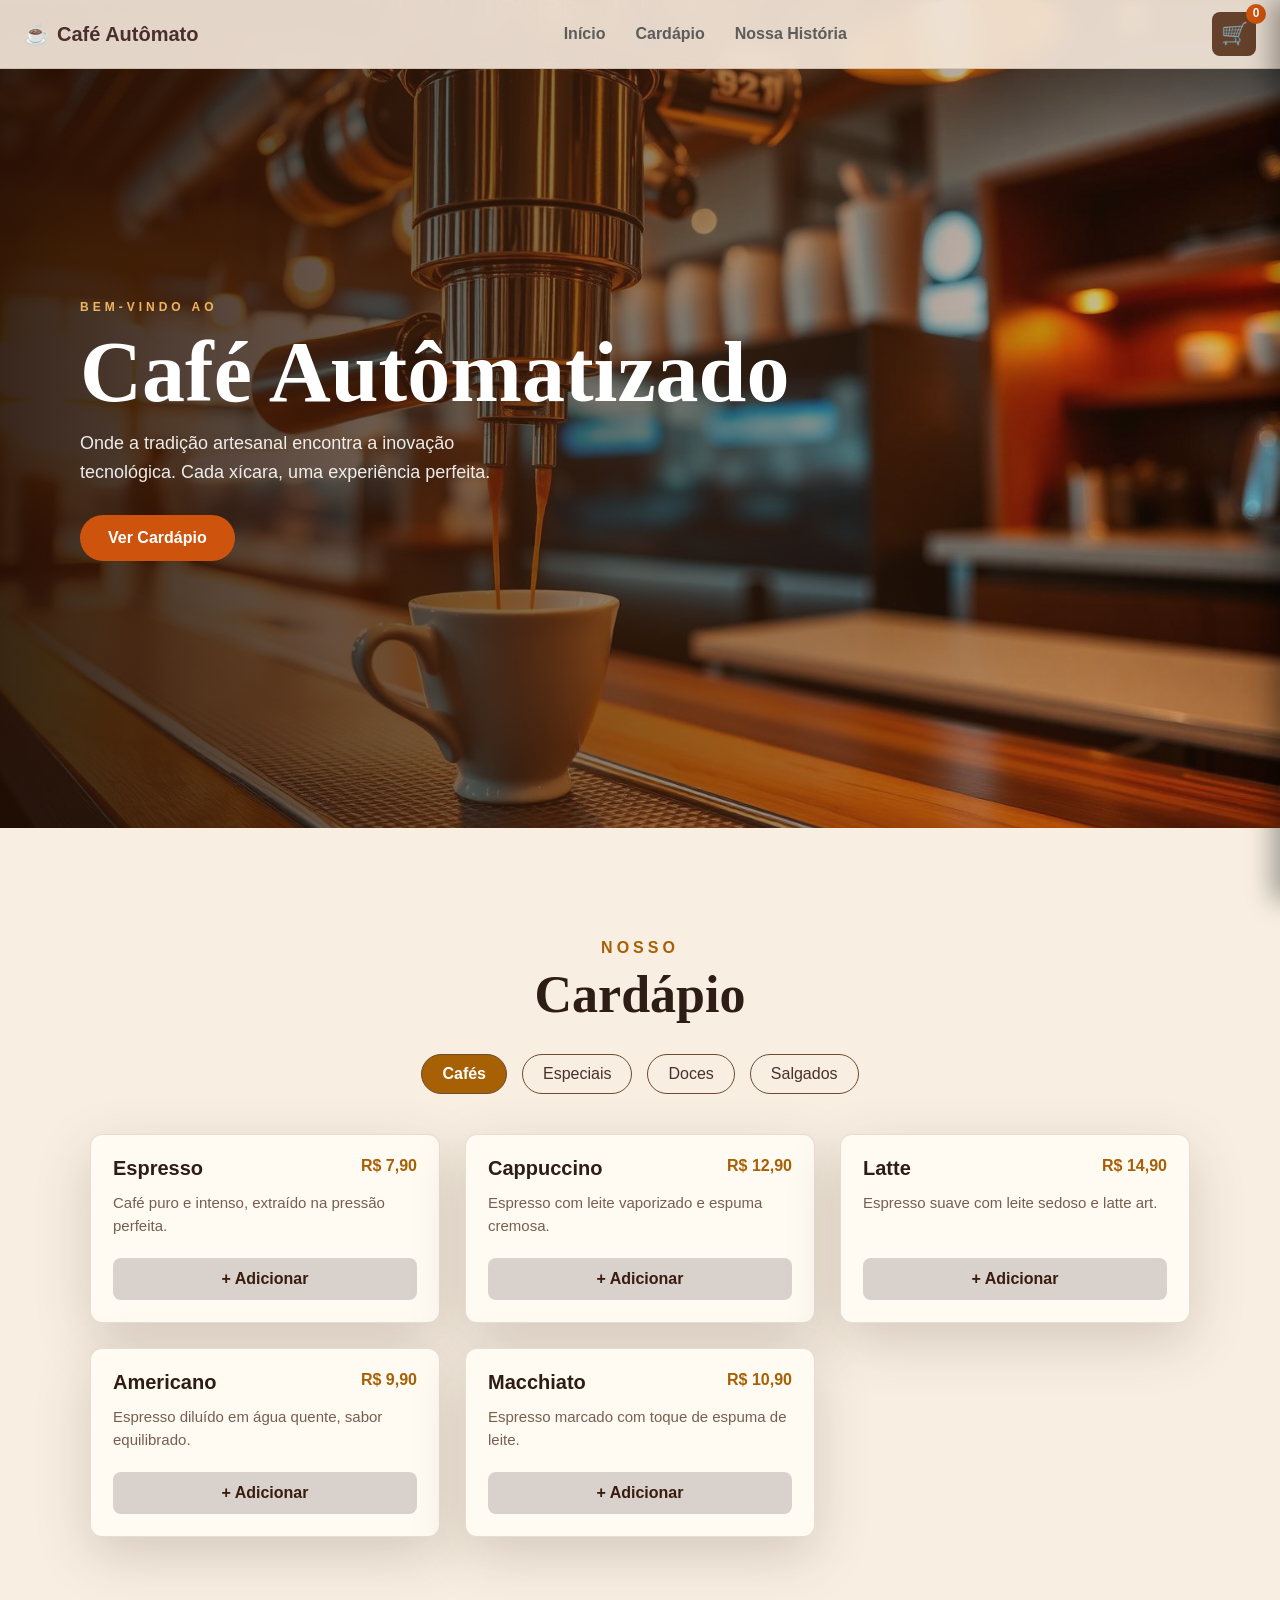
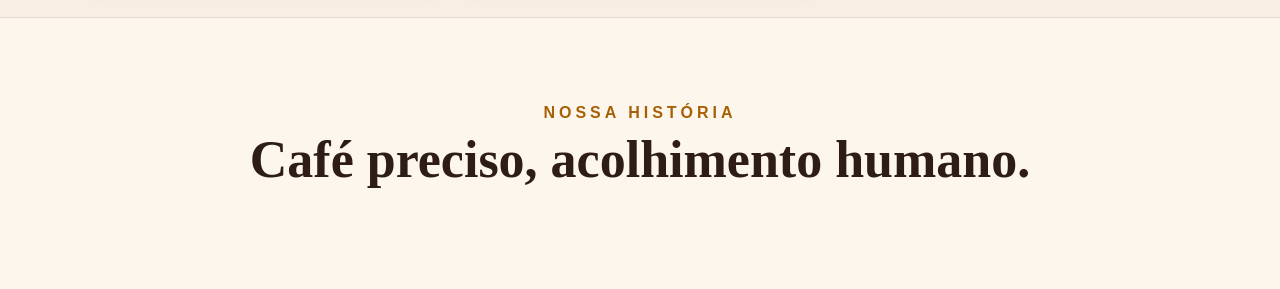
<file: index.html>
<!doctype html>
<html lang="pt-br">
  <head>
    <meta charset="UTF-8" />
    <meta name="viewport" content="width=device-width, initial-scale=1.0" />
    <title>Café Autômato | Cafeteria</title>
    <meta
      name="description"
      content="Cardápio digital em HTML, CSS e JavaScript com carrinho e finalização de pedido."
    />
    <link rel="stylesheet" href="style.css" />
    <script src="app.js" defer></script>
  </head>
  <body>
    <nav class="navbar">
      <a class="logo" href="#home" aria-label="Ir para o início">
        <span class="logo-icone">☕</span>
        <span>Café Autômato</span>
      </a>

      <div class="links" aria-label="Navegação principal">
        <a href="#home">Início</a>
        <a href="#cardapio">Cardápio</a>
        <a href="#historia">Nossa História</a>
      </div>

      <button class="cart-icon" id="abrirCarrinho" type="button" aria-label="Abrir carrinho">
        🛒 <span id="contadorCarrinho">0</span>
      </button>
    </nav>

    <main>
      <section class="cafeAutomatizado" id="home">
        <div class="bemVindo reveal">
          <small>BEM-VINDO AO</small>
          <h1>Café Autômatizado</h1>
          <p>
            Onde a tradição artesanal encontra a inovação tecnológica. Cada xícara, uma experiência
            perfeita.
          </p>
          <a href="#cardapio" class="btn">Ver Cardápio</a>
        </div>
      </section>

      <section id="cardapio" class="cardapio">
        <p class="subtitulo reveal">NOSSO</p>
        <h2 class="reveal">Cardápio</h2>

        <div class="categorias reveal">
          <button class="categoria ativa" data-cat="cafes" type="button">Cafés</button>
          <button class="categoria" data-cat="especiais" type="button">Especiais</button>
          <button class="categoria" data-cat="doces" type="button">Doces</button>
          <button class="categoria" data-cat="salgados" type="button">Salgados</button>
        </div>

        <div class="grid-cardapio" id="gridCardapio"></div>
      </section>

      <section class="historia" id="historia">
        <p class="subtitulo reveal">NOSSA HISTÓRIA</p>
        <h2 class="reveal">Café preciso, acolhimento humano.</h2>
      </section>
    </main>

    <div id="overlayCarrinho" class="overlay-carrinho"></div>

    <aside id="carrinho" class="carrinho" aria-label="Carrinho de compras">
      <div class="carrinho-topo">
        <div>
          <p>SEU PEDIDO</p>
          <h3>Carrinho</h3>
        </div>
        <button
          id="fecharCarrinho"
          class="fechar-carrinho"
          type="button"
          aria-label="Fechar carrinho"
        >
          ✕
        </button>
      </div>

      <div class="etapas-pedido" aria-label="Etapas do pedido">
        <span class="etapa ativa" data-etapa="carrinho">1. Itens</span>
        <span class="etapa" data-etapa="dados">2. Dados</span>
        <span class="etapa" data-etapa="confirmado">3. OK</span>
      </div>

      <div id="telaCarrinho" class="tela-pedido ativa">
        <div id="itensCarrinho" class="itens-carrinho"></div>

        <div class="rodape-carrinho">
          <div class="total">
            <span>Total:</span>
            <span id="total">R$ 0,00</span>
          </div>

          <button id="finalizar" type="button">Finalizar Pedido</button>
        </div>
      </div>

      <form id="formPedido" class="tela-pedido form-pedido">
        <label>
          Nome para o pedido
          <input id="nomeCliente" type="text" placeholder="Seu nome" autocomplete="name" />
        </label>

        <label>
          Observações
          <textarea id="observacao" placeholder="Ex: sem açúcar, retirar no balcão..."></textarea>
        </label>

        <div class="rodape-carrinho">
          <div class="total">
            <span>Total:</span>
            <span id="totalFinalizacao">R$ 0,00</span>
          </div>
          <button type="submit">Confirmar Compra</button>
          <button id="voltarCarrinho" class="btn-secundario" type="button">
            Voltar ao Carrinho
          </button>
        </div>
      </form>

      <div id="pedidoConfirmado" class="tela-pedido pedido-confirmado">
        <div class="check">✓</div>
        <h3>Pedido realizado!</h3>
        <p id="mensagemConfirmacao"></p>
        <p id="observacaoConfirmada" class="observacao-confirmada"></p>
        <button id="novoPedido" type="button">Novo Pedido</button>
      </div>
    </aside>
  </body>
</html>
</file>
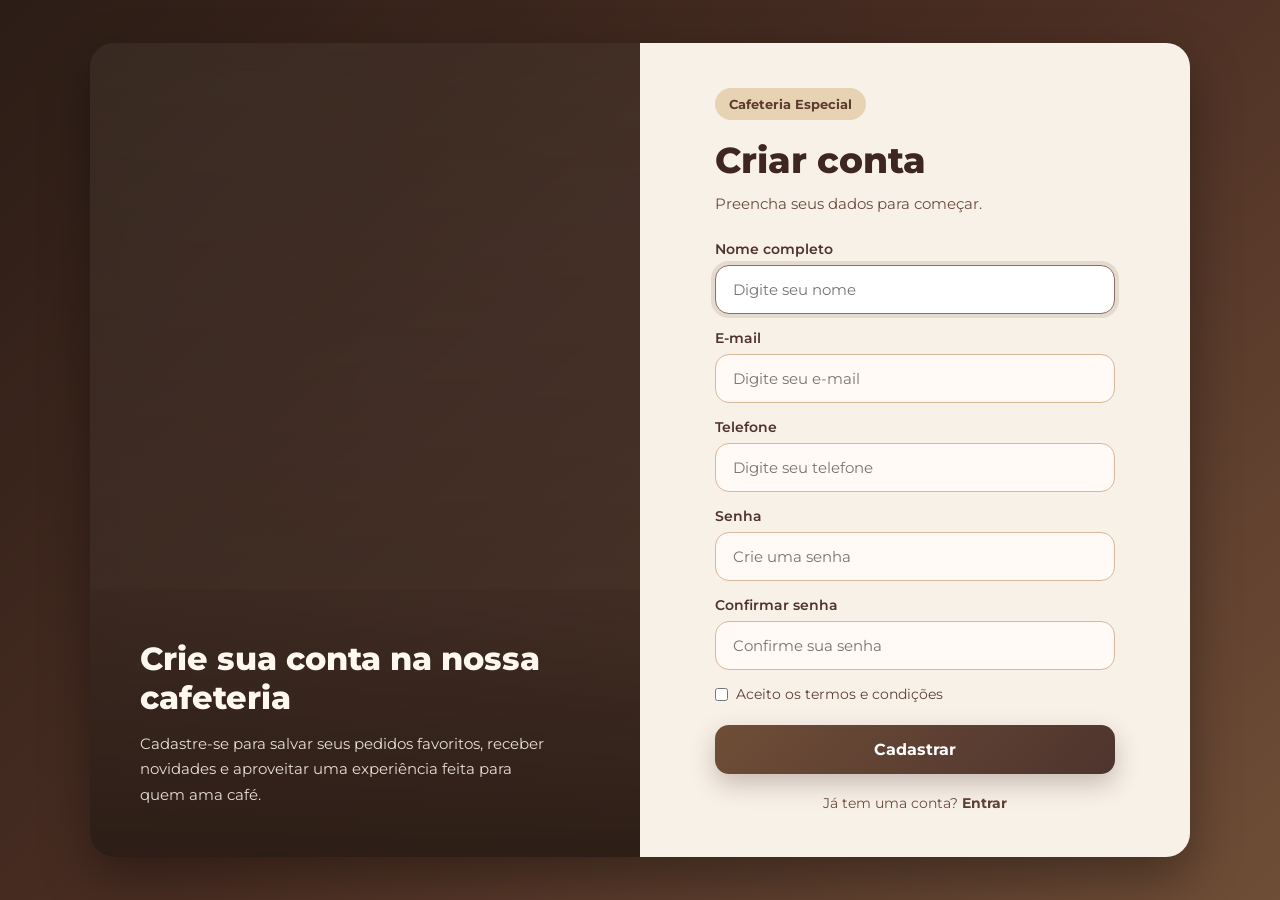
<file: cadastro.html>
<!DOCTYPE html>
<html lang="pt-BR">
<head>
  <meta charset="UTF-8">
  <meta name="viewport" content="width=device-width, initial-scale=1.0">
  <title>Cadastro | Cafeteria</title>
  <link rel="stylesheet" href="cadastro.css">
</head>
<body>
  <section class="register-page">
    <div class="register-container">

      <div class="register-left">
        <div class="overlay">
          <h2>Crie sua conta na nossa cafeteria</h2>
          <p>
            Cadastre-se para salvar seus pedidos favoritos, receber novidades
            e aproveitar uma experiência feita para quem ama café.
          </p>
        </div>
      </div>

      <div class="register-right">
        <div class="register-box">
          <span class="tag">Cafeteria Especial</span>
          <h1>Criar conta</h1>
          <p class="subtitle">Preencha seus dados para começar.</p>

          <form action="#" method="post">
            <div class="input-group">
              <label for="nome">Nome completo</label>
              <input type="text" id="nome" placeholder="Digite seu nome" required autofocus>
            </div>

            <div class="input-group">
              <label for="email">E-mail</label>
              <input type="email" id="email" placeholder="Digite seu e-mail" required>
            </div>

            <div class="input-group">
              <label for="telefone">Telefone</label>
              <input type="tel" id="telefone" placeholder="Digite seu telefone" required>
            </div>

            <div class="input-group">
              <label for="senha">Senha</label>
              <input type="password" id="senha" placeholder="Crie uma senha" required>
            </div>

            <div class="input-group">
              <label for="confirmar-senha">Confirmar senha</label>
              <input type="password" id="confirmar-senha" placeholder="Confirme sua senha" required>
            </div>

            <label class="terms">
              <input type="checkbox" required>
              Aceito os termos e condições
            </label>

            <button class="btn" type="submit">Cadastrar</button>
          </form>

          <p class="account">
            Já tem uma conta? <a href="index.html">Entrar</a>
          </p>
        </div>
      </div>

    </div>
  </section>
</body>
</html>
</file>
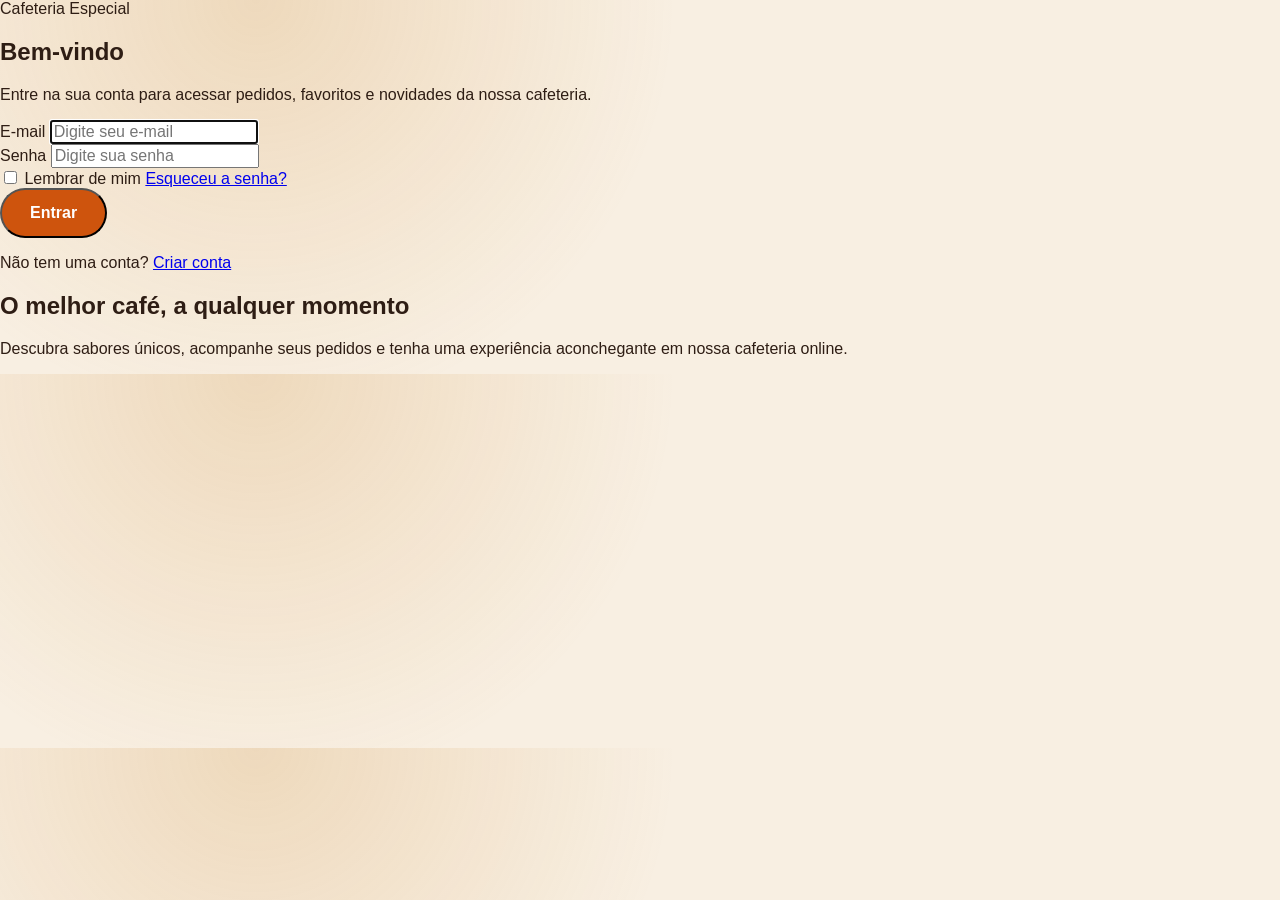
<file: indeex.html>
<!DOCTYPE html>
<html lang="pt-BR">
<head>
  <meta charset="UTF-8">
  <meta name="viewport" content="width=device-width, initial-scale=1.0">
  <title>Login | Cafeteria</title>
  <link rel="stylesheet" href="style.css">
</head>
<body>
  <section class="login-page">
    <div class="login-container">

      <div class="login-left">
        <div class="login-box">
          <span class="tag">Cafeteria Especial</span>
          <h1>Bem-vindo</h1>
          <p class="subtitle">
            Entre na sua conta para acessar pedidos, favoritos e novidades da nossa cafeteria.
          </p>

          <form action="#" method="post">
            <div class="input-group">
              <label for="email">E-mail</label>
              <input type="email" id="email" placeholder="Digite seu e-mail" required autofocus>
            </div>

            <div class="input-group">
              <label for="senha">Senha</label>
              <input type="password" id="senha" placeholder="Digite sua senha" required>
            </div>

            <div class="options">
              <label class="remember">
                <input type="checkbox">
                Lembrar de mim
              </label>
              <a href="#" class="forgot">Esqueceu a senha?</a>
            </div>

            <button class="btn" type="submit">Entrar</button>
          </form>

          <p class="account">
            Não tem uma conta? <a href="#">Criar conta</a>
          </p>
        </div>
      </div>

      <div class="login-right">
        <div class="overlay">
          <h2>O melhor café, a qualquer momento</h2>
          <p>
            Descubra sabores únicos, acompanhe seus pedidos e tenha uma experiência aconchegante
            em nossa cafeteria online.
          </p>
        </div>
      </div>

    </div>
  </section>
</body>
</html>
</file>
<file: style.css>
:root {
  --primaria: #ce540d;
  --secundaria: #ffffff;
  --dourado: #a86005;
  --dourado-hover: #c88225;
  --fundo: #f8efe2;
  --fundo-card: #fffaf2;
  --borda-suave: rgba(255, 255, 255, 0.18);
  --borda-media: #6d4a31;
  --cafe: #3a1c0e;
  --cafe-claro: #65402a;
  --texto: #2e1d14;
  --muted: #765f50;
  --sucesso: #2fa84f;
  --sombra: 0 18px 55px rgba(58, 28, 14, 0.18);
}

* {
  box-sizing: border-box;
}

html {
  scroll-behavior: smooth;
  overflow-x: hidden;
}

body {
  margin: 0;
  min-width: 320px;
  overflow-x: hidden;
  font-family: Arial, sans-serif;
  background:
    radial-gradient(circle at 20% 0%, rgba(200, 130, 37, 0.2), transparent 420px), var(--fundo);
  color: var(--texto);
}

body.carrinho-aberto {
  overflow: hidden;
}

button,
a,
input,
textarea {
  font: inherit;
}

button,
a {
  -webkit-tap-highlight-color: transparent;
}

.navbar {
  position: fixed;
  top: 0;
  left: 0;
  z-index: 1000;
  display: flex;
  align-items: center;
  justify-content: space-between;
  width: 100%;
  min-height: 68px;
  padding: 12px 24px;
  border-bottom: 1px solid rgba(109, 74, 49, 0.18);
  background-color: rgba(244, 231, 218, 0.92);
  backdrop-filter: blur(12px);
}

.logo {
  display: flex;
  align-items: center;
  gap: 8px;
  color: #4b2e2e;
  font-size: 20px;
  font-weight: bold;
  text-decoration: none;
  white-space: nowrap;
}

.logo-icone {
  color: var(--primaria);
}

.links {
  display: flex;
  flex-grow: 1;
  justify-content: center;
  gap: 30px;
  min-width: 0;
}

.links a {
  color: #5c5c5c;
  font-size: 16px;
  font-weight: 700;
  text-decoration: none;
  transition: color 0.25s ease;
}

.links a:hover {
  color: #000;
}

.cart-icon {
  position: relative;
  display: flex;
  align-items: center;
  justify-content: center;
  width: 44px;
  flex: 0 0 44px;
  height: 44px;
  border: none;
  border-radius: 8px;
  background: var(--cafe-claro);
  color: white;
  font-size: 22px;
  cursor: pointer;
  transition:
    transform 0.3s,
    background 0.3s;
}

.cart-icon:hover {
  background: #8b4f3b;
  transform: scale(1.05);
}

.cart-icon span {
  position: absolute;
  top: -8px;
  right: -10px;
  min-width: 20px;
  min-height: 20px;
  padding: 2px 6px;
  border-radius: 999px;
  background: var(--primaria);
  color: #fff;
  font-size: 12px;
  font-weight: bold;
}

.cafeAutomatizado {
  position: relative;
  display: flex;
  align-items: center;
  min-height: 92svh;
  padding: 110px 24px 80px;
  overflow: hidden;
  background-image:
    linear-gradient(90deg, rgba(35, 15, 5, 0.9), rgba(67, 34, 13, 0.58), rgba(67, 34, 13, 0.18)),
    url("cafe-automato-hero.jpg");
  background-position: center;
  background-size: cover;
  color: white;
}

.bemVindo {
  width: min(1120px, 100%);
  margin: 0 auto;
  text-wrap: balance;
}

.bemVindo small {
  color: #f1b55d;
  font-size: 12px;
  font-weight: bold;
  letter-spacing: 4px;
}

.bemVindo h1 {
  max-width: 720px;
  margin: 14px 0;
  font-family: Georgia, "Times New Roman", serif;
  font-size: clamp(42px, 7vw, 86px);
  line-height: 1;
  overflow-wrap: anywhere;
}

.bemVindo p {
  max-width: 620px;
  margin: 0 0 28px;
  color: rgba(255, 255, 255, 0.9);
  font-size: 18px;
  line-height: 1.6;
}

.btn {
  display: inline-block;
  padding: 14px 28px;
  border-radius: 30px;
  background: var(--primaria);
  color: white;
  font-weight: 700;
  text-decoration: none;
  transition:
    transform 0.3s,
    background 0.3s;
}

.btn:hover {
  background: var(--dourado-hover);
  transform: translateY(-3px);
}

.cardapio {
  padding: 95px 20px 80px;
  text-align: center;
}

.subtitulo {
  margin-bottom: 8px;
  color: var(--dourado);
  font-size: clamp(12px, 2vw, 16px);
  font-weight: bold;
  letter-spacing: 4px;
}

.cardapio h2,
.historia h2 {
  margin: 0 0 30px;
  font-family: Georgia, "Times New Roman", serif;
  font-size: clamp(32px, 5vw, 52px);
}

.categorias {
  display: flex;
  flex-wrap: wrap;
  justify-content: center;
  gap: 15px;
  margin-bottom: 40px;
}

.categoria {
  padding: 10px 20px;
  border: 1px solid var(--borda-media);
  border-radius: 20px;
  background: transparent;
  color: #4b2e2e;
  cursor: pointer;
  transition:
    transform 0.3s,
    background 0.3s,
    color 0.3s;
}

.categoria:hover {
  transform: translateY(-5px);
  background-color: rgba(65, 39, 39, 0.88);
  color: #ffffff;
}

.categoria.ativa {
  background-color: var(--dourado);
  color: #ffffff;
  font-weight: bold;
}

.grid-cardapio {
  display: grid;
  grid-template-columns: repeat(auto-fit, minmax(min(280px, 100%), 1fr));
  gap: 25px;
  max-width: 1100px;
  margin: 0 auto;
}

.card-item {
  padding: 22px;
  border: 1px solid rgba(109, 74, 49, 0.16);
  border-radius: 12px;
  background: var(--fundo-card);
  box-shadow: var(--sombra);
  text-align: left;
  transition:
    transform 0.3s,
    box-shadow 0.3s;
}

.card-item:hover {
  transform: translateY(-5px);
  box-shadow: 0 22px 45px rgba(82, 38, 3, 0.25);
}

.card-item .topo {
  display: flex;
  align-items: flex-start;
  justify-content: space-between;
  gap: 16px;
}

.card-item h3 {
  margin: 0;
  font-size: 20px;
}

.card-item .preco {
  color: var(--dourado);
  font-weight: bold;
  white-space: nowrap;
}

.card-item p {
  min-height: 46px;
  margin: 12px 0 20px;
  color: var(--muted);
  font-size: 15px;
  line-height: 1.5;
}

.card-item button,
.form-pedido button,
#finalizar,
#novoPedido {
  border: none;
  border-radius: 8px;
  font-weight: bold;
  cursor: pointer;
  transition:
    transform 0.3s,
    background 0.3s,
    color 0.3s;
}

.card-item button {
  width: 100%;
  padding: 12px;
  background-color: rgba(148, 136, 136, 0.36);
  color: var(--cafe);
}

.card-item button:hover {
  background-color: var(--dourado);
  color: #ffffff;
}

.historia {
  padding: 70px 20px;
  border-top: 1px solid rgba(109, 74, 49, 0.16);
  background: rgba(255, 250, 242, 0.7);
  text-align: center;
}

.overlay-carrinho {
  position: fixed;
  inset: 0;
  z-index: 1200;
  background: rgba(0, 0, 0, 0.48);
  opacity: 0;
  pointer-events: none;
  transition: opacity 0.3s ease;
}

.overlay-carrinho.ativo {
  opacity: 1;
  pointer-events: all;
}

.carrinho {
  position: fixed;
  top: 0;
  right: 0;
  z-index: 1201;
  display: flex;
  flex-direction: column;
  width: 390px;
  max-width: min(92vw, 390px);
  height: 100dvh;
  padding: 24px 20px;
  background: var(--cafe);
  color: var(--secundaria);
  box-shadow: -8px 0 24px rgba(0, 0, 0, 0.35);
  transform: translateX(100%);
  transition: transform 0.3s ease;
  will-change: transform;
}

.carrinho.ativo {
  transform: translateX(0);
}

.carrinho-topo {
  display: flex;
  align-items: flex-start;
  justify-content: space-between;
  margin-bottom: 20px;
}

.carrinho-topo p {
  margin: 0 0 8px;
  color: #f1b55d;
  font-size: 12px;
  font-weight: bold;
  letter-spacing: 4px;
}

.carrinho-topo h3 {
  margin: 0;
  font-size: 26px;
}

.fechar-carrinho,
.btn-remover,
.btn-quantidade {
  border: none;
  background: transparent;
  color: var(--secundaria);
  cursor: pointer;
  transition:
    color 0.25s ease,
    background 0.25s ease;
}

.fechar-carrinho {
  padding: 7px;
  font-size: 24px;
}

.fechar-carrinho:hover,
.btn-remover:hover,
.btn-quantidade:hover {
  color: #f1b55d;
}

.etapas-pedido {
  display: grid;
  grid-template-columns: repeat(3, 1fr);
  gap: 9px;
  margin-bottom: 18px;
}

.etapa {
  padding: 9px 6px;
  border-radius: 999px;
  background: rgba(255, 255, 255, 0.1);
  color: rgba(255, 255, 255, 0.72);
  font-size: 12px;
  font-weight: bold;
  text-align: center;
}

.etapa.ativa {
  background: var(--dourado);
  color: #ffffff;
}

.tela-pedido {
  display: none;
  min-height: 0;
  flex: 1;
}

.tela-pedido.ativa {
  display: flex;
  flex-direction: column;
  animation: order-pop 0.35s ease both;
}

.itens-carrinho {
  flex: 1;
  overflow-y: auto;
  padding-right: 4px;
  scroll-behavior: smooth;
}

.itens-carrinho::-webkit-scrollbar {
  width: 6px;
}

.itens-carrinho::-webkit-scrollbar-thumb {
  border-radius: 4px;
  background: var(--dourado);
}

.item-carrinho {
  margin-bottom: 12px;
  padding: 14px;
  border: 1px solid var(--borda-suave);
  border-radius: 12px;
  background: rgba(255, 255, 255, 0.08);
}

.item-topo,
.item-acoes {
  display: flex;
  align-items: center;
  justify-content: space-between;
  gap: 12px;
}

.item-nome {
  display: block;
  font-weight: bold;
}

.item-preco {
  display: block;
  margin-top: 4px;
  color: #f1b55d;
  font-size: 14px;
}

.btn-remover {
  width: 34px;
  height: 34px;
  border-radius: 8px;
}

.item-acoes {
  margin-top: 12px;
}

.controle-quantidade {
  display: flex;
  align-items: center;
  overflow: hidden;
  border: 1px solid var(--borda-suave);
  border-radius: 8px;
}

.btn-quantidade {
  width: 34px;
  height: 34px;
}

.quantidade {
  min-width: 38px;
  text-align: center;
  font-weight: bold;
}

.subtotal {
  font-weight: bold;
}

.carrinho-vazio {
  margin: 0;
  padding: 16px;
  border: 1px solid var(--borda-suave);
  border-radius: 12px;
  background: rgba(255, 255, 255, 0.08);
  color: rgba(255, 255, 255, 0.72);
  font-size: 15px;
}

.rodape-carrinho {
  margin-top: auto;
  padding-top: 16px;
  border-top: 1px solid var(--borda-suave);
}

.total {
  display: flex;
  justify-content: space-between;
  margin-bottom: 14px;
  font-size: 18px;
  font-weight: bold;
}

#finalizar,
.form-pedido button,
#novoPedido {
  width: 100%;
  padding: 13px;
  background: var(--dourado);
  color: #ffffff;
}

#finalizar:hover,
.form-pedido button:hover,
#novoPedido:hover {
  background: var(--dourado-hover);
  transform: translateY(-2px);
}

#finalizar:disabled,
.form-pedido button:disabled {
  cursor: not-allowed;
  opacity: 0.55;
  transform: none;
}

.form-pedido {
  gap: 16px;
}

.form-pedido label {
  display: grid;
  gap: 8px;
  font-size: 14px;
  font-weight: bold;
}

.form-pedido input,
.form-pedido textarea {
  width: 100%;
  border: 1px solid var(--borda-suave);
  border-radius: 8px;
  outline: none;
  background: rgba(255, 255, 255, 0.1);
  color: #ffffff;
  padding: 12px;
}

.form-pedido textarea {
  min-height: clamp(82px, 18dvh, 110px);
  resize: none;
}

.form-pedido input::placeholder,
.form-pedido textarea::placeholder {
  color: rgba(255, 255, 255, 0.46);
}

.form-pedido input:focus,
.form-pedido textarea:focus {
  border-color: #f1b55d;
}

.form-pedido .btn-secundario {
  margin-top: 10px;
  border: 1px solid var(--borda-suave);
  background: rgba(255, 255, 255, 0.08);
}

.pedido-confirmado {
  justify-content: center;
  text-align: center;
}

.check {
  display: grid;
  place-items: center;
  width: 62px;
  height: 62px;
  margin: 0 auto 20px;
  border: 6px solid var(--sucesso);
  border-radius: 50%;
  color: var(--sucesso);
  font-size: 34px;
  font-weight: bold;
}

.pedido-confirmado h3 {
  margin: 0 0 14px;
  font-size: 26px;
}

.pedido-confirmado p {
  color: rgba(255, 255, 255, 0.75);
  line-height: 1.55;
}

.observacao-confirmada {
  display: none;
  padding: 12px;
  border-radius: 10px;
  background: rgba(255, 255, 255, 0.08);
  font-size: 14px;
}

.observacao-confirmada.ativa {
  display: block;
}

.reveal {
  opacity: 0;
  transform: translateY(18px);
  transition:
    opacity 0.65s ease,
    transform 0.65s ease;
}

.reveal.is-visible {
  opacity: 1;
  transform: translateY(0);
}

@keyframes order-pop {
  from {
    opacity: 0;
    transform: translateY(10px) scale(0.98);
  }
  to {
    opacity: 1;
    transform: translateY(0) scale(1);
  }
}

@media (max-width: 900px) {
  .navbar {
    min-height: 62px;
    padding: 9px 14px;
  }

  .logo {
    font-size: 18px;
  }

  .links {
    gap: 18px;
  }

  .links a {
    font-size: 14px;
  }

  .cafeAutomatizado {
    min-height: 86svh;
    padding: 96px 20px 64px;
  }

  .cardapio {
    padding: 76px 18px 62px;
  }

  .historia {
    padding: 54px 18px;
  }
}

@media (max-width: 640px) {
  .navbar {
    gap: 10px;
  }

  .links {
    display: none;
  }

  .cart-icon {
    width: 42px;
    height: 42px;
    flex-basis: 42px;
    font-size: 20px;
  }

  .cafeAutomatizado {
    align-items: flex-end;
    min-height: 82svh;
    padding: 92px 16px 54px;
    background-image:
      linear-gradient(180deg, rgba(35, 15, 5, 0.2), rgba(35, 15, 5, 0.9)),
      url("cafe-automato-hero.jpg");
    background-position: 48% center;
  }

  .bemVindo small {
    letter-spacing: 3px;
  }

  .bemVindo h1 {
    font-size: clamp(38px, 12vw, 52px);
  }

  .bemVindo p {
    max-width: 100%;
    font-size: 16px;
    line-height: 1.5;
  }

  .btn {
    width: 100%;
    max-width: 260px;
    text-align: center;
  }

  .categorias {
    display: grid;
    grid-template-columns: repeat(2, minmax(0, 1fr));
    gap: 10px;
    margin-bottom: 28px;
  }

  .categoria {
    width: 100%;
    padding: 11px 10px;
  }

  .grid-cardapio {
    gap: 16px;
  }

  .card-item {
    padding: 18px;
  }

  .card-item p {
    min-height: 0;
  }

  .carrinho {
    width: 100vw;
    max-width: 100vw;
    padding: max(18px, env(safe-area-inset-top)) 16px max(16px, env(safe-area-inset-bottom));
  }

  .carrinho-topo {
    margin-bottom: 14px;
  }

  .carrinho-topo h3 {
    font-size: 24px;
  }

  .etapas-pedido {
    gap: 7px;
  }

  .etapa {
    padding: 8px 4px;
    font-size: 11px;
  }

  .item-carrinho {
    padding: 12px;
  }

  .pedido-confirmado h3 {
    font-size: 24px;
  }
}

@media (max-width: 380px) {
  .logo {
    font-size: 16px;
  }

  .logo-icone {
    display: none;
  }

  .bemVindo h1 {
    font-size: 36px;
  }

  .categorias {
    grid-template-columns: 1fr;
  }

  .item-acoes {
    align-items: flex-start;
    flex-direction: column;
  }

  .subtotal {
    align-self: flex-end;
  }
}

@media (prefers-reduced-motion: reduce) {
  *,
  *::before,
  *::after {
    scroll-behavior: auto !important;
    animation-duration: 0.01ms !important;
    animation-iteration-count: 1 !important;
    transition-duration: 0.01ms !important;
  }
}
</file>
<file: cadastro.css>
@import url('https://fonts.googleapis.com/css2?family=Montserrat:wght@400;500;600;700;800&display=swap');

* {
  margin: 0;
  padding: 0;
  box-sizing: border-box;
  font-family: 'Montserrat', sans-serif;
}

body {
  min-height: 100vh;
  background: linear-gradient(135deg, #2b1d16, #4b2e23, #6f4e37);
  display: flex;
  align-items: center;
  justify-content: center;
  padding: 24px;
}

.register-page {
  width: 100%;
  display: flex;
  align-items: center;
  justify-content: center;
}

.register-container {
  width: 100%;
  max-width: 1100px;
  min-height: 700px;
  display: grid;
  grid-template-columns: 1fr 1fr;
  background: rgba(255, 248, 240, 0.08);
  backdrop-filter: blur(14px);
  border-radius: 24px;
  overflow: hidden;
  box-shadow: 0 20px 50px rgba(0, 0, 0, 0.35);
}

.register-left {
  position: relative;
  background:
    linear-gradient(rgba(43, 29, 22, 0.35), rgba(43, 29, 22, 0.55)),
    url('https://images.unsplash.com/photo-1442512595331-e89e73853f31?auto=format&fit=crop&w=1200&q=80')
    center/cover no-repeat;
  display: flex;
  align-items: end;
  justify-content: center;
}

.overlay {
  width: 100%;
  padding: 50px;
  background: linear-gradient(to top, rgba(43, 29, 22, 0.92), rgba(43, 29, 22, 0.15));
  color: #fff8f0;
}

.overlay h2 {
  font-size: 32px;
  margin-bottom: 14px;
  font-weight: 800;
}

.overlay p {
  font-size: 15px;
  line-height: 1.7;
  color: rgba(255, 248, 240, 0.88);
  max-width: 420px;
}

.register-right {
  background: #f8f1e7;
  display: flex;
  align-items: center;
  justify-content: center;
  padding: 45px;
}

.register-box {
  width: 100%;
  max-width: 400px;
}

.tag {
  display: inline-block;
  background: #e7d3b3;
  color: #5c3b2e;
  font-size: 13px;
  font-weight: 700;
  padding: 8px 14px;
  border-radius: 999px;
  margin-bottom: 18px;
}

.register-box h1 {
  font-size: 36px;
  color: #3e2723;
  margin-bottom: 10px;
  font-weight: 800;
}

.subtitle {
  color: #6d4c41;
  font-size: 15px;
  margin-bottom: 24px;
  line-height: 1.6;
}

form {
  width: 100%;
}

.input-group {
  margin-bottom: 15px;
}

.input-group label {
  display: block;
  font-size: 14px;
  font-weight: 600;
  color: #4e342e;
  margin-bottom: 7px;
}

.input-group input {
  width: 100%;
  padding: 14px 17px;
  border: 1px solid #d7b899;
  border-radius: 14px;
  outline: none;
  background: #fffaf5;
  font-size: 15px;
  color: #3e2723;
  transition: 0.3s ease;
  display: block;
}

.input-group input:focus {
  border-color: #8d6e63;
  background: #ffffff;
  box-shadow: 0 0 0 4px rgba(141, 110, 99, 0.18);
}

.terms {
  display: flex;
  align-items: center;
  gap: 8px;
  color: #5d4037;
  font-size: 14px;
  margin: 12px 0 22px;
}

.terms input {
  accent-color: #6f4e37;
}

.btn {
  width: 100%;
  padding: 15px;
  border: none;
  border-radius: 14px;
  background: linear-gradient(135deg, #6f4e37, #4e342e);
  color: #fff;
  font-size: 16px;
  font-weight: 700;
  cursor: pointer;
  transition: 0.3s ease;
  box-shadow: 0 10px 24px rgba(78, 52, 46, 0.28);
}

.btn:hover {
  transform: translateY(-2px);
  box-shadow: 0 16px 30px rgba(78, 52, 46, 0.35);
}

.account {
  text-align: center;
  margin-top: 20px;
  color: #6d4c41;
  font-size: 14px;
}

.account a {
  color: #5d4037;
  text-decoration: none;
  font-weight: 700;
}

.account a:hover {
  text-decoration: underline;
}

@media (max-width: 900px) {
  .register-container {
    grid-template-columns: 1fr;
  }

  .register-left {
    min-height: 260px;
    order: 2;
  }

  .register-right {
    order: 1;
    padding: 35px 25px;
  }

  .overlay {
    padding: 30px 25px;
  }

  .register-box h1 {
    font-size: 32px;
  }
}

@media (max-width: 480px) {
  body {
    padding: 14px;
  }

  .register-box h1 {
    font-size: 28px;
  }

  .subtitle,
  .account,
  .overlay p,
  .terms {
    font-size: 14px;
  }
}
</file>
